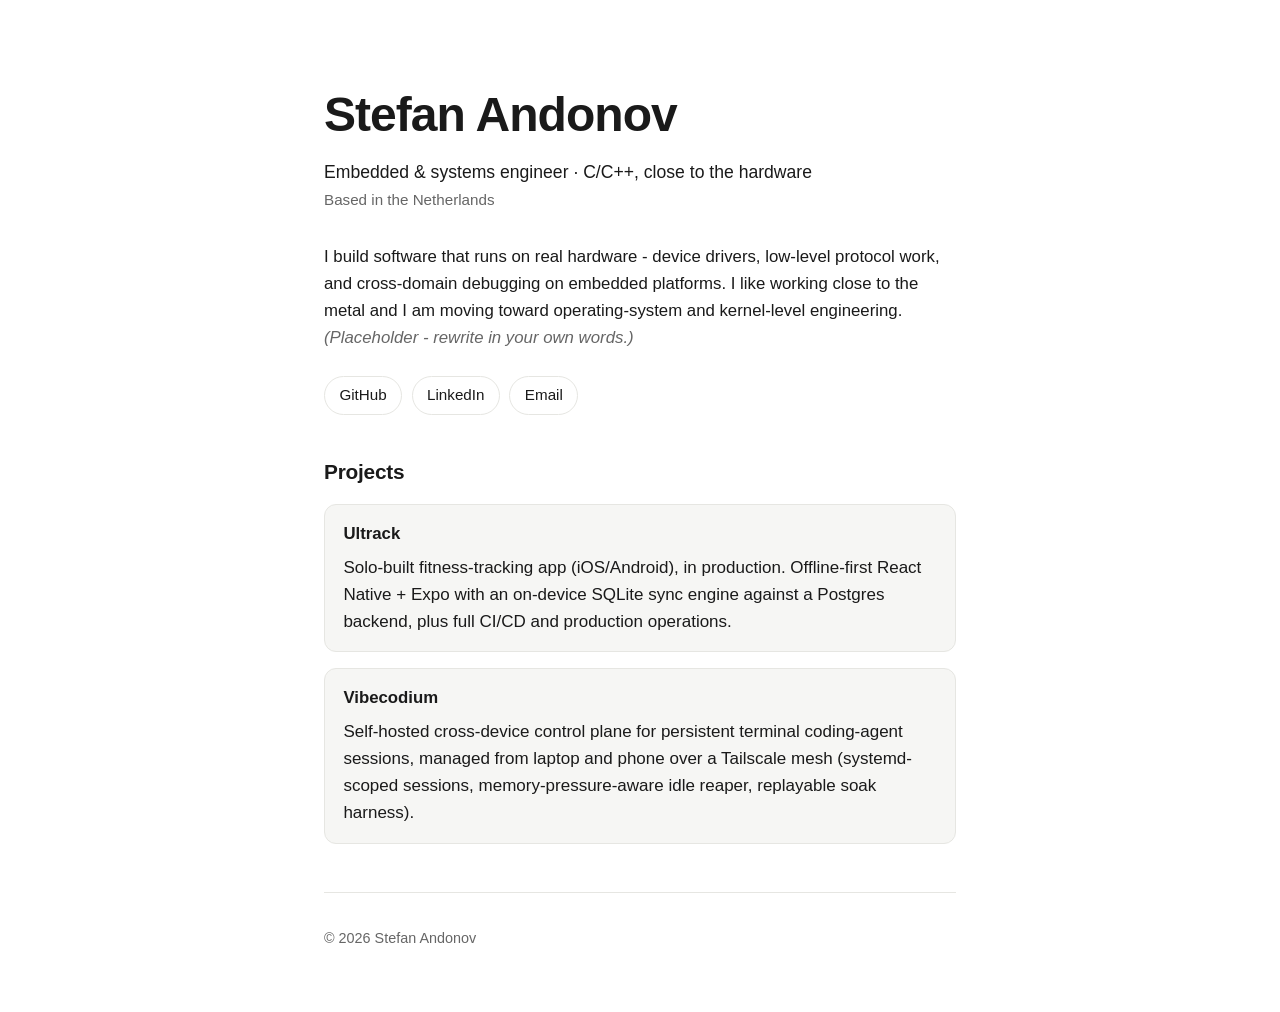
<file: index.html>
<!DOCTYPE html>
<html lang="en">
<head>
  <meta charset="utf-8" />
  <meta name="viewport" content="width=device-width, initial-scale=1" />
  <title>Stefan Andonov</title>
  <meta name="description" content="Stefan Andonov - embedded and systems engineer working in C/C++, close to the hardware." />
  <link rel="canonical" href="https://stefan-andonov.com/" />
  <meta property="og:type" content="website" />
  <meta property="og:title" content="Stefan Andonov" />
  <meta property="og:description" content="Embedded and systems engineer working in C/C++, close to the hardware." />
  <meta property="og:url" content="https://stefan-andonov.com/" />
  <meta name="twitter:card" content="summary" />
  <link rel="icon" href="favicon.svg" type="image/svg+xml" />
  <link rel="stylesheet" href="style.css" />
</head>
<body>
  <main>
    <header class="hero">
      <h1>Stefan Andonov</h1>
      <p class="tagline">Embedded &amp; systems engineer &middot; C/C++, close to the hardware</p>
      <p class="location">Based in the Netherlands</p>
    </header>

    <!--
      REWRITE THIS BIO IN YOUR OWN WORDS.
      Keep it short (2-4 sentences), first person, honest. This is your voice,
      not generated text. The paragraph below is only a placeholder scaffold.
    -->
    <section class="about" aria-label="About">
      <p>
        I build software that runs on real hardware - device drivers, low-level
        protocol work, and cross-domain debugging on embedded platforms. I like
        working close to the metal and I am moving toward operating-system and
        kernel-level engineering. <em>(Placeholder - rewrite in your own words.)</em>
      </p>
    </section>

    <nav class="links" aria-label="Links">
      <a href="https://github.com/manateeJr">GitHub</a>
      <a href="https://www.linkedin.com/in/stefan-andonov-0317a922a">LinkedIn</a>
      <a href="mailto:stefan.andonov@yahoo.com">Email</a>
      <!-- Drop your CV PDF next to this file as cv.pdf, then uncomment: -->
      <!-- <a href="cv.pdf">CV</a> -->
    </nav>

    <section class="projects" aria-label="Projects">
      <h2>Projects</h2>

      <article class="project">
        <h3>Ultrack</h3>
        <p>
          Solo-built fitness-tracking app (iOS/Android), in production. Offline-first
          React Native + Expo with an on-device SQLite sync engine against a Postgres
          backend, plus full CI/CD and production operations.
        </p>
      </article>

      <article class="project">
        <h3>Vibecodium</h3>
        <p>
          Self-hosted cross-device control plane for persistent terminal coding-agent
          sessions, managed from laptop and phone over a Tailscale mesh (systemd-scoped
          sessions, memory-pressure-aware idle reaper, replayable soak harness).
        </p>
      </article>

      <!--
        Add the Rust/Linux kernel module here once it is public, e.g.:
        <article class="project">
          <h3>Rust Linux kernel module</h3>
          <p>Out-of-tree character device written in Rust. <a href="URL">Source</a>.</p>
        </article>
      -->
    </section>

    <footer>
      <p>&copy; <span id="year"></span> Stefan Andonov</p>
    </footer>
  </main>

  <script>document.getElementById('year').textContent = new Date().getFullYear();</script>
</body>
</html>
</file>
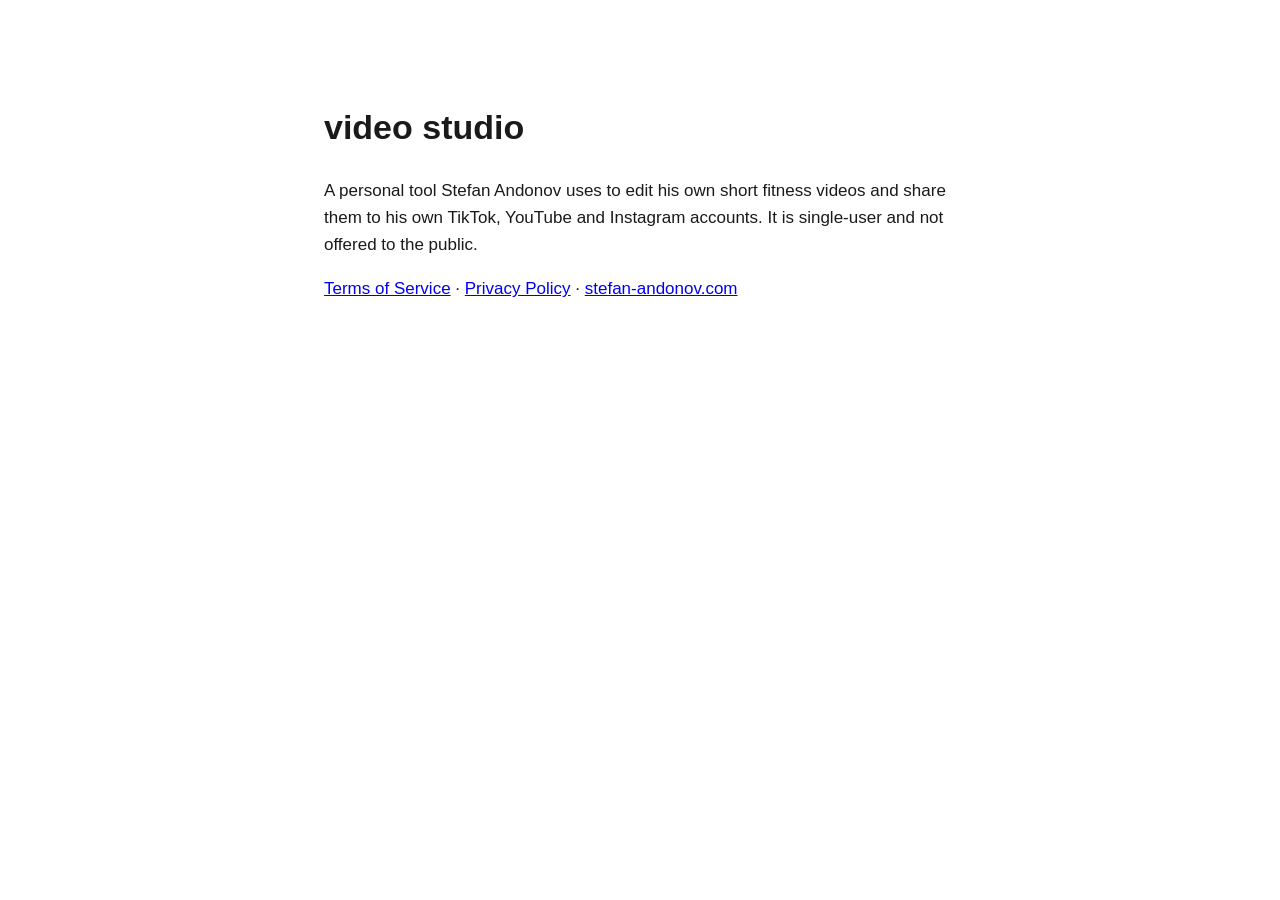
<file: video-studio/index.html>
<!DOCTYPE html>
<html lang="en"><head><meta charset="utf-8"><meta name="viewport" content="width=device-width, initial-scale=1">
<title>video studio</title><link rel="stylesheet" href="/style.css"></head>
<body><main>
<h1>video studio</h1>
<p>A personal tool Stefan Andonov uses to edit his own short fitness videos and share them to his own TikTok, YouTube and Instagram accounts. It is single-user and not offered to the public.</p>
<p><a href="/video-studio/terms">Terms of Service</a> · <a href="/video-studio/privacy">Privacy Policy</a> · <a href="/">stefan-andonov.com</a></p>
</main></body></html>
</file>
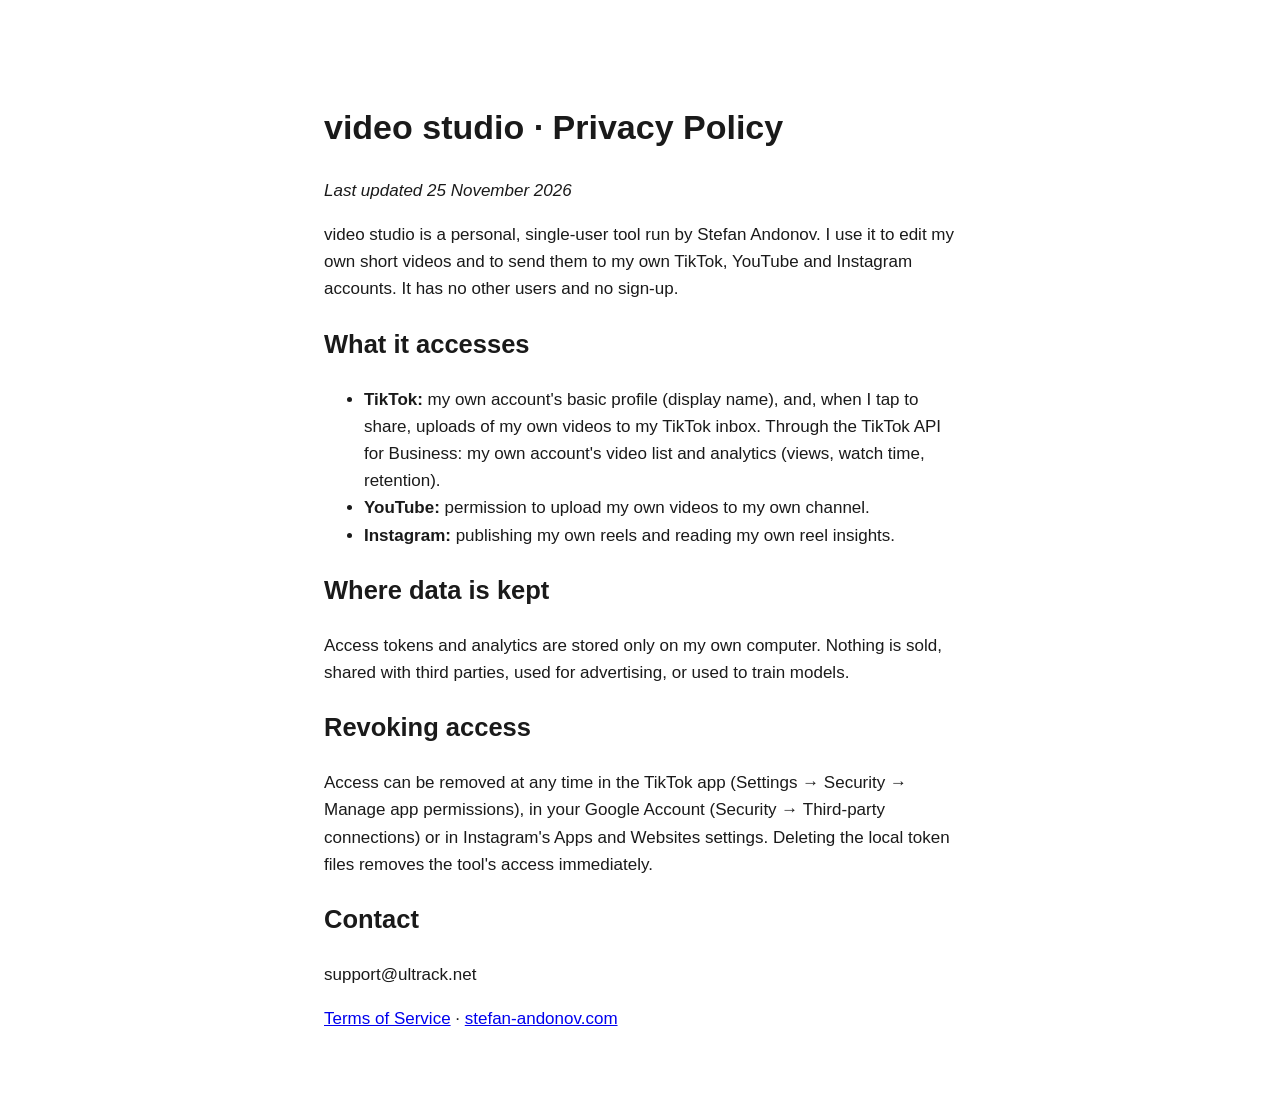
<file: video-studio/privacy.html>
<!DOCTYPE html>
<html lang="en"><head><meta charset="utf-8"><meta name="viewport" content="width=device-width, initial-scale=1">
<title>video studio · Privacy Policy</title><link rel="stylesheet" href="/style.css"></head>
<body><main>
<h1>video studio · Privacy Policy</h1>
<p><em>Last updated 25 November 2026</em></p>
<p>video studio is a personal, single-user tool run by Stefan Andonov. I use it to edit my own short videos and to send them to my own TikTok, YouTube and Instagram accounts. It has no other users and no sign-up.</p>
<h2>What it accesses</h2>
<ul>
<li><b>TikTok:</b> my own account's basic profile (display name), and, when I tap to share, uploads of my own videos to my TikTok inbox. Through the TikTok API for Business: my own account's video list and analytics (views, watch time, retention).</li>
<li><b>YouTube:</b> permission to upload my own videos to my own channel.</li>
<li><b>Instagram:</b> publishing my own reels and reading my own reel insights.</li>
</ul>
<h2>Where data is kept</h2>
<p>Access tokens and analytics are stored only on my own computer. Nothing is sold, shared with third parties, used for advertising, or used to train models.</p>
<h2>Revoking access</h2>
<p>Access can be removed at any time in the TikTok app (Settings → Security → Manage app permissions), in your Google Account (Security → Third-party connections) or in Instagram's Apps and Websites settings. Deleting the local token files removes the tool's access immediately.</p>
<h2>Contact</h2>
<p>support@ultrack.net</p>
<p><a href="/video-studio/terms.html">Terms of Service</a> · <a href="/">stefan-andonov.com</a></p>
</main></body></html>
</file>
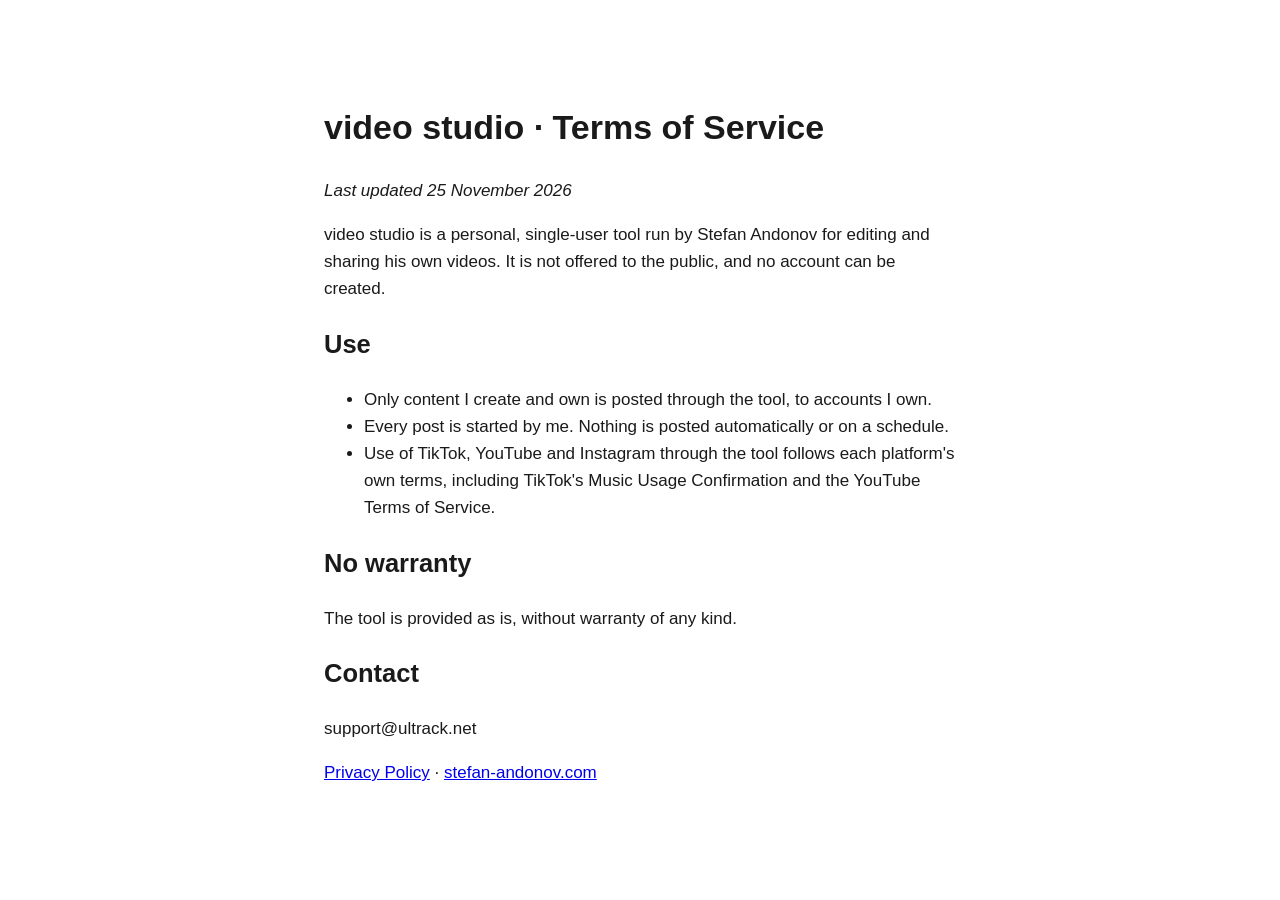
<file: video-studio/terms.html>
<!DOCTYPE html>
<html lang="en"><head><meta charset="utf-8"><meta name="viewport" content="width=device-width, initial-scale=1">
<title>video studio · Terms of Service</title><link rel="stylesheet" href="/style.css"></head>
<body><main>
<h1>video studio · Terms of Service</h1>
<p><em>Last updated 25 November 2026</em></p>
<p>video studio is a personal, single-user tool run by Stefan Andonov for editing and sharing his own videos. It is not offered to the public, and no account can be created.</p>
<h2>Use</h2>
<ul>
<li>Only content I create and own is posted through the tool, to accounts I own.</li>
<li>Every post is started by me. Nothing is posted automatically or on a schedule.</li>
<li>Use of TikTok, YouTube and Instagram through the tool follows each platform's own terms, including TikTok's Music Usage Confirmation and the YouTube Terms of Service.</li>
</ul>
<h2>No warranty</h2>
<p>The tool is provided as is, without warranty of any kind.</p>
<h2>Contact</h2>
<p>support@ultrack.net</p>
<p><a href="/video-studio/privacy.html">Privacy Policy</a> · <a href="/">stefan-andonov.com</a></p>
</main></body></html>
</file>
<file: style.css>
:root {
  --bg: #ffffff;
  --fg: #1a1a1a;
  --muted: #666666;
  --accent: #d64518;   /* Ubuntu-ish warm orange; change freely */
  --card: #f6f6f4;
  --border: #e6e6e2;
  --maxw: 42rem;
}

@media (prefers-color-scheme: dark) {
  :root {
    --bg: #14140f;
    --fg: #ececec;
    --muted: #a3a39c;
    --accent: #ff6a3d;
    --card: #1e1e18;
    --border: #2c2c24;
  }
}

* { box-sizing: border-box; }

html { -webkit-text-size-adjust: 100%; }

body {
  margin: 0;
  background: var(--bg);
  color: var(--fg);
  font-family: -apple-system, BlinkMacSystemFont, "Segoe UI", Roboto, Helvetica,
               Arial, sans-serif;
  line-height: 1.6;
  font-size: 17px;
}

main {
  max-width: var(--maxw);
  margin: 0 auto;
  padding: clamp(2rem, 6vw, 5rem) 1.25rem 3rem;
}

.hero h1 {
  margin: 0 0 0.25rem;
  font-size: clamp(2rem, 7vw, 3rem);
  letter-spacing: -0.02em;
}

.tagline {
  margin: 0;
  font-size: 1.1rem;
  color: var(--fg);
}

.location {
  margin: 0.15rem 0 0;
  color: var(--muted);
  font-size: 0.95rem;
}

.about {
  margin: 2rem 0 1.5rem;
  font-size: 1.05rem;
}

.about em { color: var(--muted); font-style: italic; }

.links {
  display: flex;
  flex-wrap: wrap;
  gap: 0.6rem;
  margin-bottom: 2.5rem;
}

.links a {
  display: inline-block;
  padding: 0.4rem 0.9rem;
  border: 1px solid var(--border);
  border-radius: 999px;
  text-decoration: none;
  color: var(--fg);
  font-size: 0.95rem;
  transition: border-color 0.15s ease, color 0.15s ease;
}

.links a:hover { border-color: var(--accent); color: var(--accent); }

.projects h2 {
  font-size: 1.3rem;
  margin: 0 0 1rem;
  letter-spacing: -0.01em;
}

.project {
  background: var(--card);
  border: 1px solid var(--border);
  border-radius: 12px;
  padding: 1rem 1.15rem;
  margin-bottom: 1rem;
}

.project h3 { margin: 0 0 0.35rem; font-size: 1.05rem; }
.project p  { margin: 0; color: var(--fg); }
.project a  { color: var(--accent); }

footer {
  margin-top: 3rem;
  padding-top: 1.25rem;
  border-top: 1px solid var(--border);
  color: var(--muted);
  font-size: 0.9rem;
}
</file>
